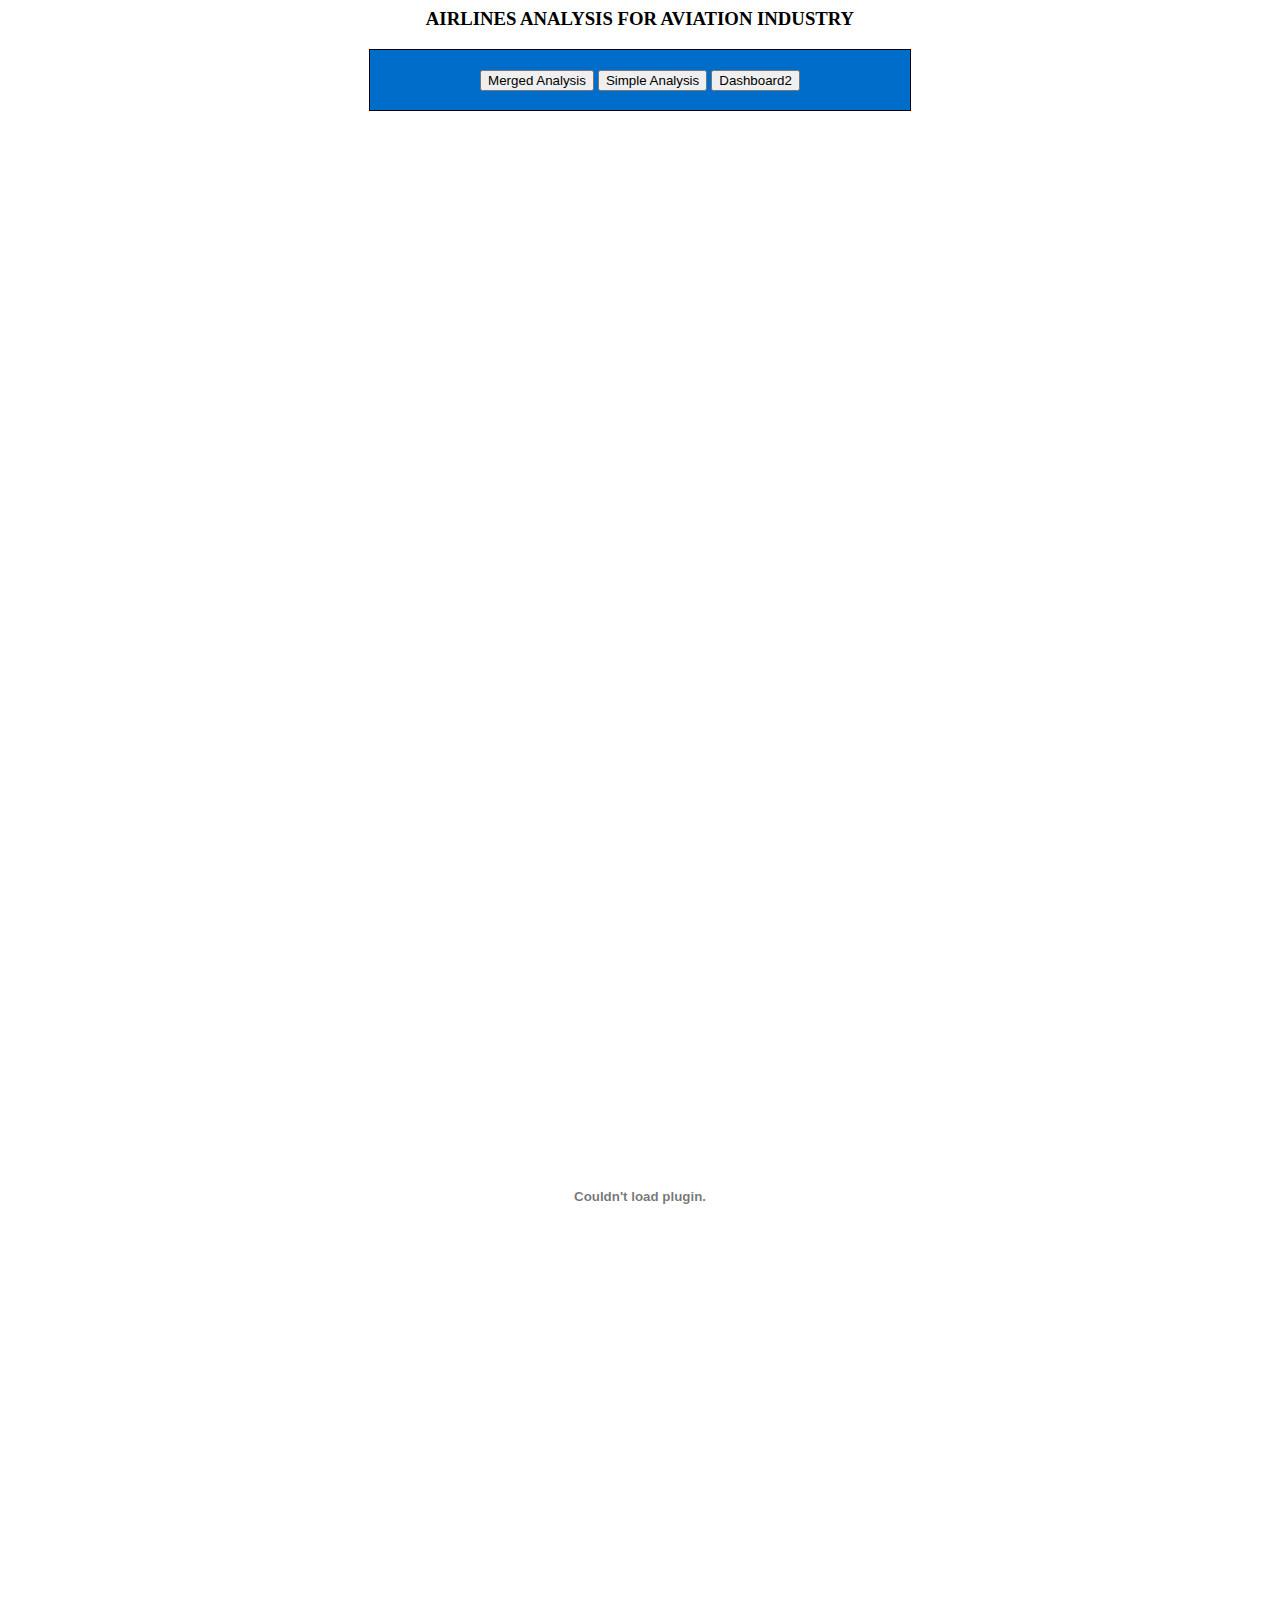
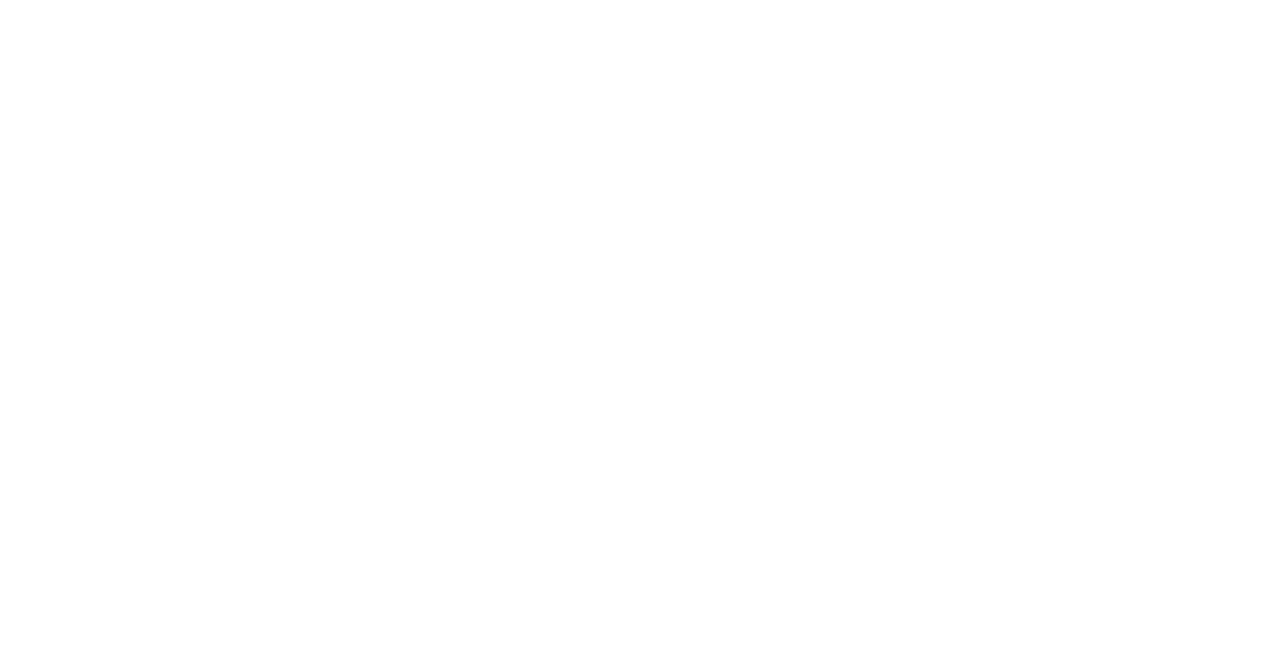
<file: index.html>
<body border="10px">
    <title >AIRLINES ANALYSIS FOR AVIATION INDUSTRY</title>
    <center><h3>AIRLINES ANALYSIS FOR AVIATION INDUSTRY</h3>
<div style="width: 500px;height:20px; border:1px solid black;padding:20px;postion:absolute;left:35%;top:100px;background-color:#016dcb"><a href="main1.html"><button>Merged Analysis</button></a>
<a href="analysisAirlines.html"><button>Simple Analysis</button></a>
<a href="dash.html"><button>Dashboard2</button></a></div></center>
<br><br>
<embed src="Sprint_dashboard.pdf" width="100%" height="2100px" />
</body>
</file>
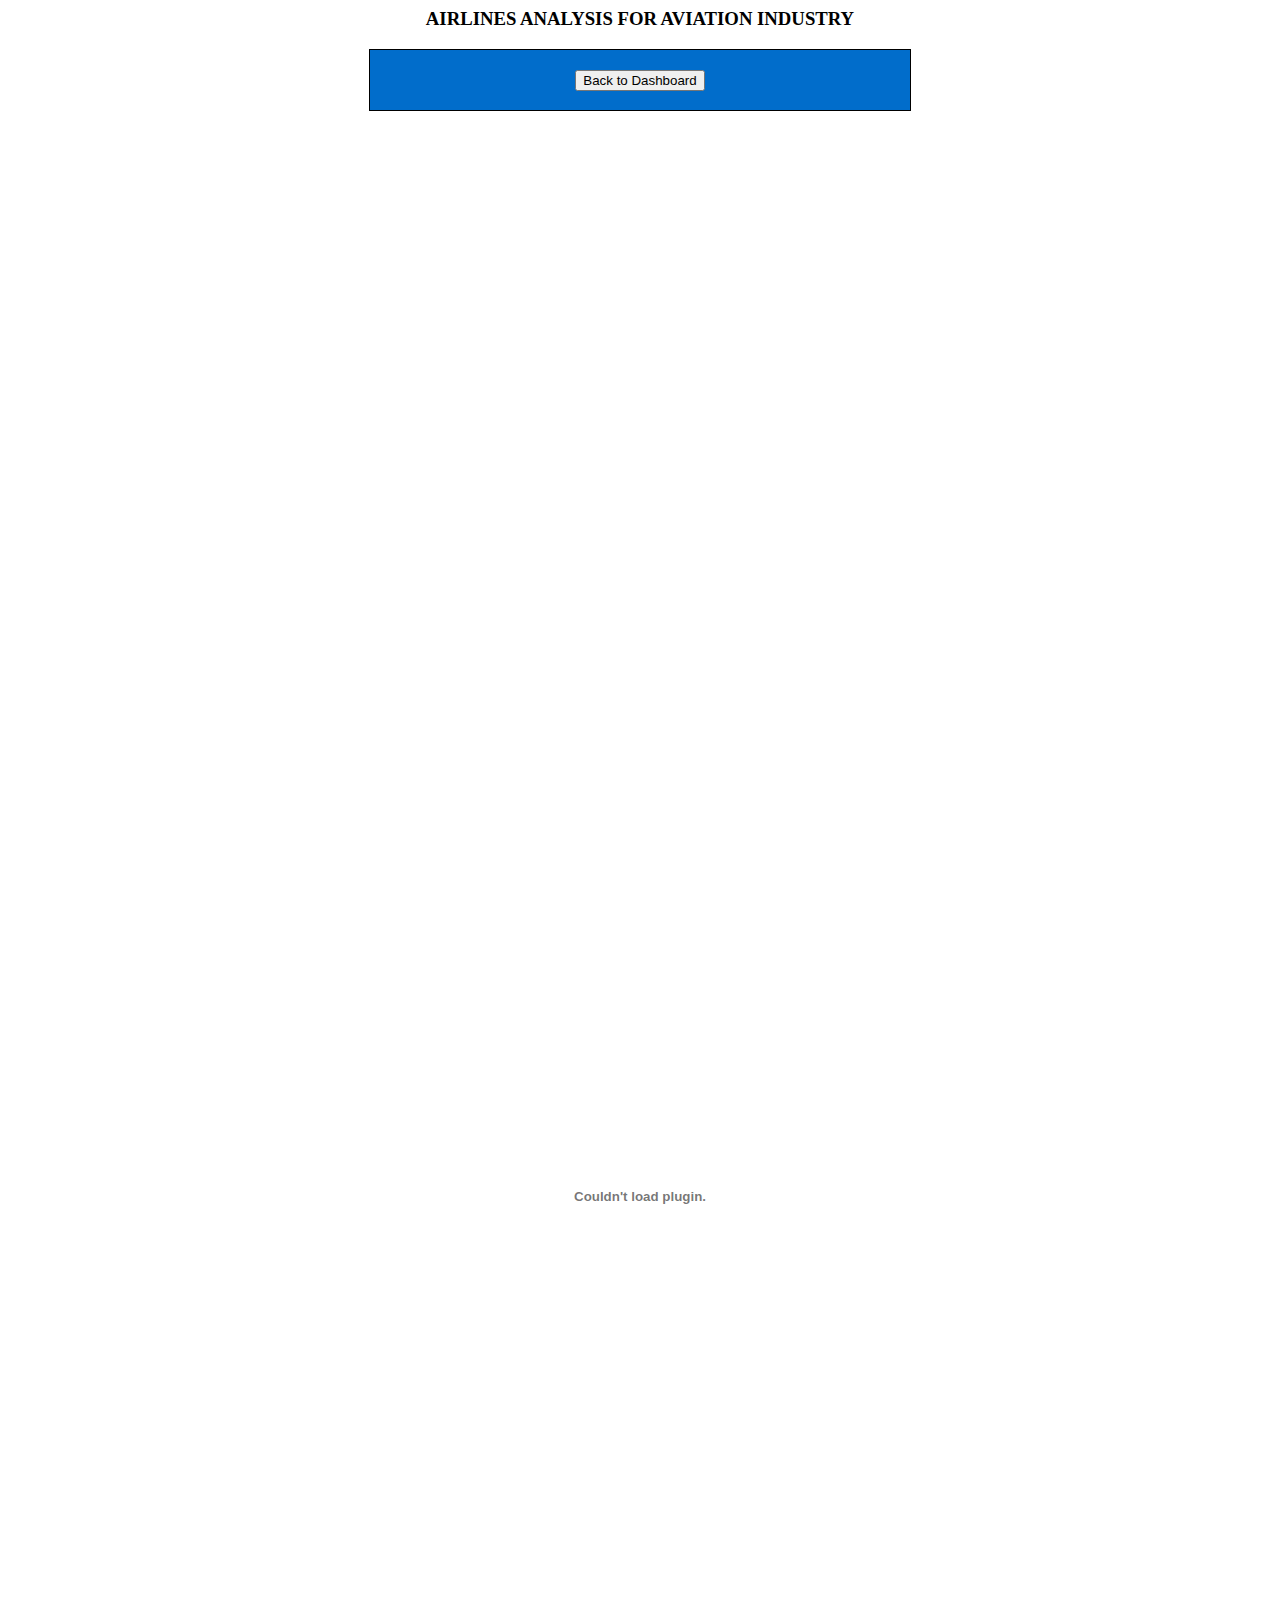
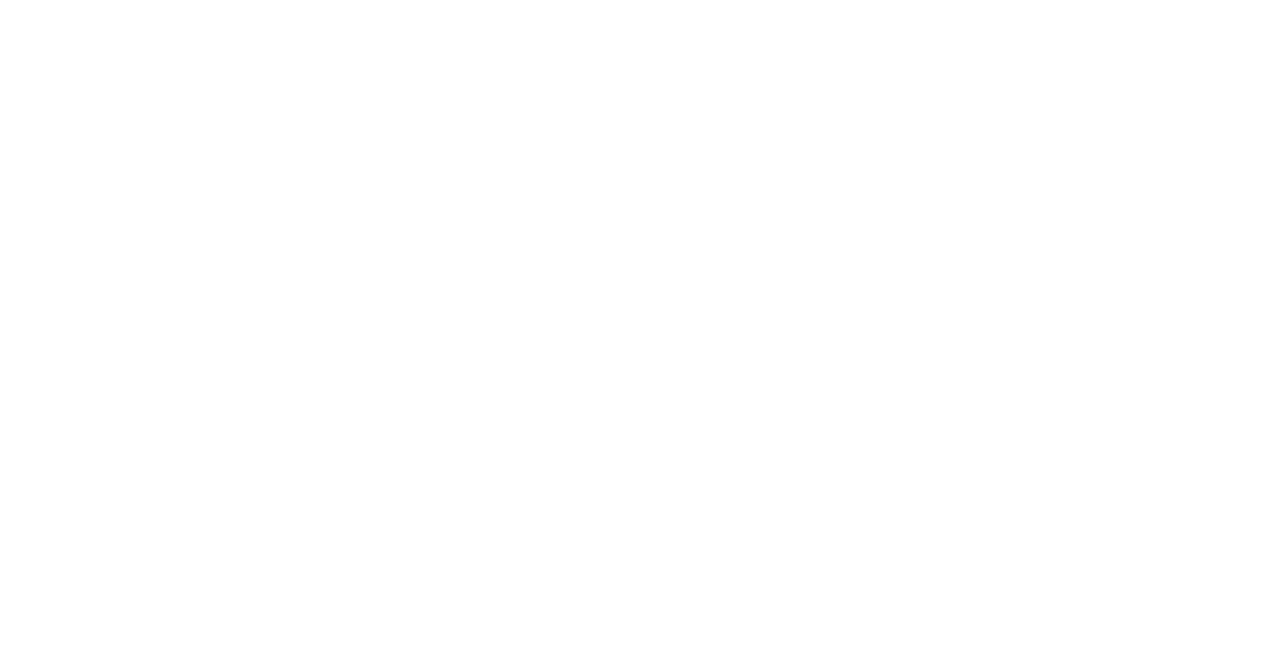
<file: dash.html>
<body border="10px">
    <title >AIRLINES ANALYSIS FOR AVIATION INDUSTRY</title>
    <center><h3>AIRLINES ANALYSIS FOR AVIATION INDUSTRY</h3>
<div style="width: 500px;height:20px; border:1px solid black;padding:20px;postion:absolute;left:35%;top:100px;background-color:#016dcb">
<a href="index.html"><button>Back to Dashboard</button></a></div></center>
<br><br>
<embed src="Visualzations.pdf" width="100%" height="2100px" />
</body>
</file>
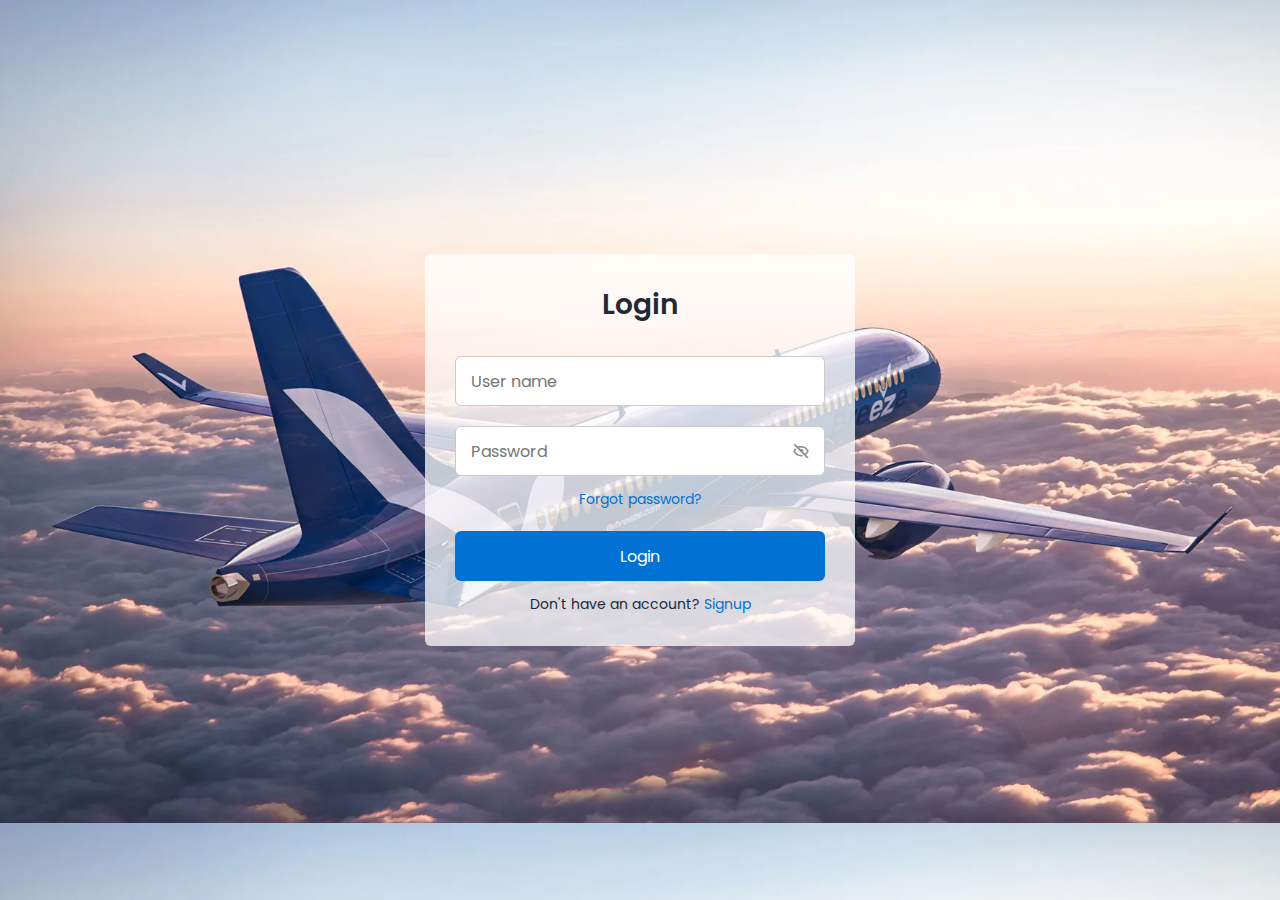
<file: main.html>
<!DOCTYPE html>
    <html lang="en">
    <head>
        <meta charset="UTF-8">
        <meta http-equiv="X-UA-Compatible" content="IE=edge">
        <meta name="viewport" content="width=device-width, initial-scale=1.0">
        <!--<title> Responsive Login and Signup Form </title>-->

        <!-- CSS -->
        <link rel="stylesheet" href="style.css">
                
        <!-- Boxicons CSS -->
        <link href='https://unpkg.com/boxicons@2.1.2/css/boxicons.min.css' rel='stylesheet'>
                        
    </head>
    <body style=" background: url(plane.png);background-size: auto;">
        <section class="container forms">
            <div class="form login">
                <div class="form-content">
                      <header>Login</header>
                    <div id="login-error-msg-holder">
                        <p id="login-error-msg"></p>
                      </div>
                    <form id="login_form">
                        <div class="field input-field">
                            <input type="text" id="username" placeholder="User name" class="input">
                        </div>
                        <div class="field input-field">
                            <input type="password" id="password" placeholder="Password" class="password">
                            <i class='bx bx-hide eye-icon'></i>
                        </div>

                        <div class="form-link">
                            <a href="#" class="forgot-pass">Forgot password?</a>
                        </div>

                        <div id="login-form-submit" class="field button-field">
                            <button onclick="login()">Login</button>
                        </div>
                    </form>

                    <div class="form-link">
                        <span>Don't have an account? <a href="main2.html" class="link signup-link">Signup</a></span>
                    </div>
                </div>

            

            <!-- Signup Form -->

        </section>

        <!-- JavaScript -->
      <script src="script.js"></script>
    </body>
</html>
</file>
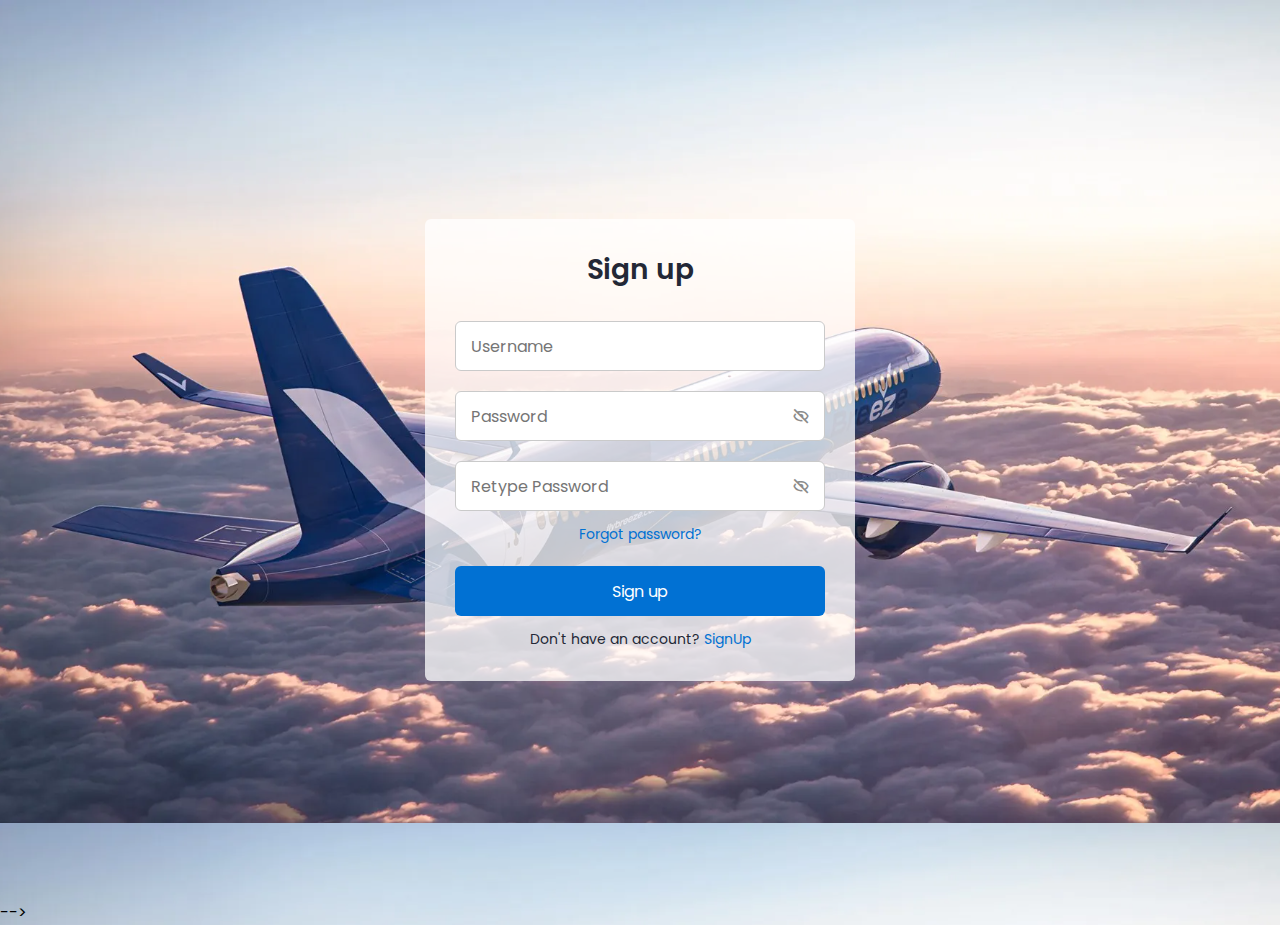
<file: main2.html>
<!DOCTYPE html>
<!-- Coding by CodingLab | www.codinglabweb.com-->
    <html lang="en">
    <head>
        <meta charset="UTF-8">
        <meta http-equiv="X-UA-Compatible" content="IE=edge">
        <meta name="viewport" content="width=device-width, initial-scale=1.0">
        <!--<title> Responsive Login and Signup Form </title>-->

        <!-- CSS -->
        <link rel="stylesheet" href="style.css">
                
        <!-- Boxicons CSS -->
        <link href='https://unpkg.com/boxicons@2.1.2/css/boxicons.min.css' rel='stylesheet'>
                        
    </head>
    <body>
        <section class="container forms">
            <div class="form login">
                <div class="form-content">
                      <header>Sign up</header>
                      <div id="login-error-msg-holder1">
                        <p id="login-error-msg1"></p>
                      </div>
                    <form id="signinform">
                        <div class="field input-field">
                            <input type="text" placeholder="Username" id="uname" class="input">
                        </div>

                        <div class="field input-field">
                            <input type="password" placeholder="Password" id="pass" class="password">
                            <i class='bx bx-hide eye-icon'></i>
                        </div>

                        <div class="field input-field">
                            <input type="password" placeholder="Retype Password" id="rpass" class="password">
                            <i class='bx bx-hide eye-icon'></i>
                        </div>

                        <div class="form-link">
                            <a href="#" class="forgot-pass">Forgot password?</a>
                        </div>

                        <div id="login-form-submit1" class="field button-field">
                            <button onclick="signup()">Sign up</button>
                        </div>
                    </form>

                    <div class="form-link">
                        <span>Don't have an account? <a href="main.html" class="link signup-link">SignUp</a></span>
                    </div>
                </div>

            

            <!-- Signup Form -->

        </section>

        <!-- JavaScript -->
        <script src="script.js"></script>
       
    </body>
</html>
<!-- 
         <!DOCTYPE html>
             
                <html lang="en">
                <head>
                    <meta charset="UTF-8">
                    <meta http-equiv="X-UA-Compatible" content="IE=edge">
                    <meta name="viewport" content="width=device-width, initial-scale=1.0">
                   
                    <link rel="stylesheet" href="style.css">
                            
              
                    <link href='https://unpkg.com/boxicons@2.1.2/css/boxicons.min.css' rel='stylesheet'>
                                    
                </head>
                <body>   
                    <section class="container forms">
            <div class="form signup">
                <div class="form-content">
                    <header>Signup</header>
                    <form action="#">
                        <div class="field input-field">
                            <input type="email" placeholder="Email" class="input">
                        </div>

                        <div class="field input-field">
                            <input type="password" placeholder="Create password" class="password">
                        </div>

                        <div class="field input-field">
                            <input type="password" placeholder="Confirm password" class="password">
                            <i class='bx bx-hide eye-icon'></i>
                        </div>

                        <div class="field button-field">
                            <button>Signup</button>
                        </div>
                    </form>

                    <div class="form-link">
                        <span>Already have an account? <a href="main.html" class="link login-link">Login</a></span>
                    </div>
                </div>

            </div>
        </section>

        <!-- JavaScript -->
       
    </body>
</html>-->
</file>
<file: style.css>
@import url('https://fonts.googleapis.com/css2?family=Poppins:wght@300;400;500;600&display=swap');

body{
    background: url(plane.png);
   background-size: auto;
}
*{
    margin: 0;
    padding: 0;
    box-sizing: border-box;
    font-family: 'Poppins', sans-serif;
}
.container{
    height: 100vh;
    width: 100%;
    display: flex;
    align-items: center;
    justify-content: center;
   background-image: url(plane.png);
   background-size: auto;
    
    column-gap: 30px;
}
.form{
    position: absolute;
    max-width: 430px;
    width: 100%;
    padding: 30px;
    border-radius: 6px;
    background-color:rgba(255, 255, 255, 0.75);
    
    
}
.form.signup{
    opacity: 0;
    pointer-events: none;
}
.forms.show-signup .form.signup{
    opacity: 1;
    pointer-events: auto;
}
.forms.show-signup .form.login{
    opacity: 0;
    pointer-events: none;
}
header{
    font-size: 28px;
    font-weight: 600;
    color: #232836;
    text-align: center;
}
form{
    margin-top: 30px;
}
.form .field{
    position: relative;
    height: 50px;
    width: 100%;
    margin-top: 20px;
    border-radius: 6px;
}
.field input,
.field button{
    height: 100%;
    width: 100%;
    border: none;
    font-size: 16px;
    font-weight: 400;
    border-radius: 6px;
}
.field input{
    outline: none;
    padding: 0 15px;
    border: 1px solid#CACACA;
}
.field input:focus{
    border-bottom-width: 2px;
}
.eye-icon{
    position: absolute;
    top: 50%;
    right: 10px;
    transform: translateY(-50%);
    font-size: 18px;
    color: #8b8b8b;
    cursor: pointer;
    padding: 5px;
}
.field button{
    color: #fff;
    background-color: #0171d3;
    transition: all 0.3s ease;
    cursor: pointer;
}
.field button:hover{
    background-color: #016dcb;
}
.form-link{
    text-align: center;
    margin-top: 10px;
}
.form-link span,
.form-link a{
    font-size: 14px;
    font-weight: 400;
    color: #232836;
}
.form a{
    color: #0171d3;
    text-decoration: none;
}
.form-content a:hover{
    text-decoration: underline;
}
.line{
    position: relative;
    height: 1px;
    width: 100%;
    margin: 36px 0;
    background-color: #d4d4d4;
}
.line::before{
    content: 'Or';
    position: absolute;
    top: 50%;
    left: 50%;
    transform: translate(-50%, -50%);
    background-color: #FFF;
    color: #8b8b8b;
    padding: 0 15px;
}
.media-options a{
    display: flex;
    align-items: center;
    justify-content: center;
}
a.facebook{
    color: #fff;
    background-color: #4267b2;
}
a.facebook .facebook-icon{
    height: 28px;
    width: 28px;
    color: #0171d3;
    font-size: 20px;
    border-radius: 50%;
    display: flex;
    align-items: center;
    justify-content: center;
    background-color: #fff;
}
.facebook-icon,
img.google-img{
    position: absolute;
    top: 50%;
    left: 15px;
    transform: translateY(-50%);
}
img.google-img{
    height: 20px;
    width: 20px;
    object-fit: cover;
}
a.google{
    border: 1px solid #CACACA;
}
a.google span{
    font-weight: 500;
    opacity: 0.6;
    color: #232836;
}

@media screen and (max-width: 400px) {
    .form{
        padding: 20px 10px;
    }
    
}
</file>
